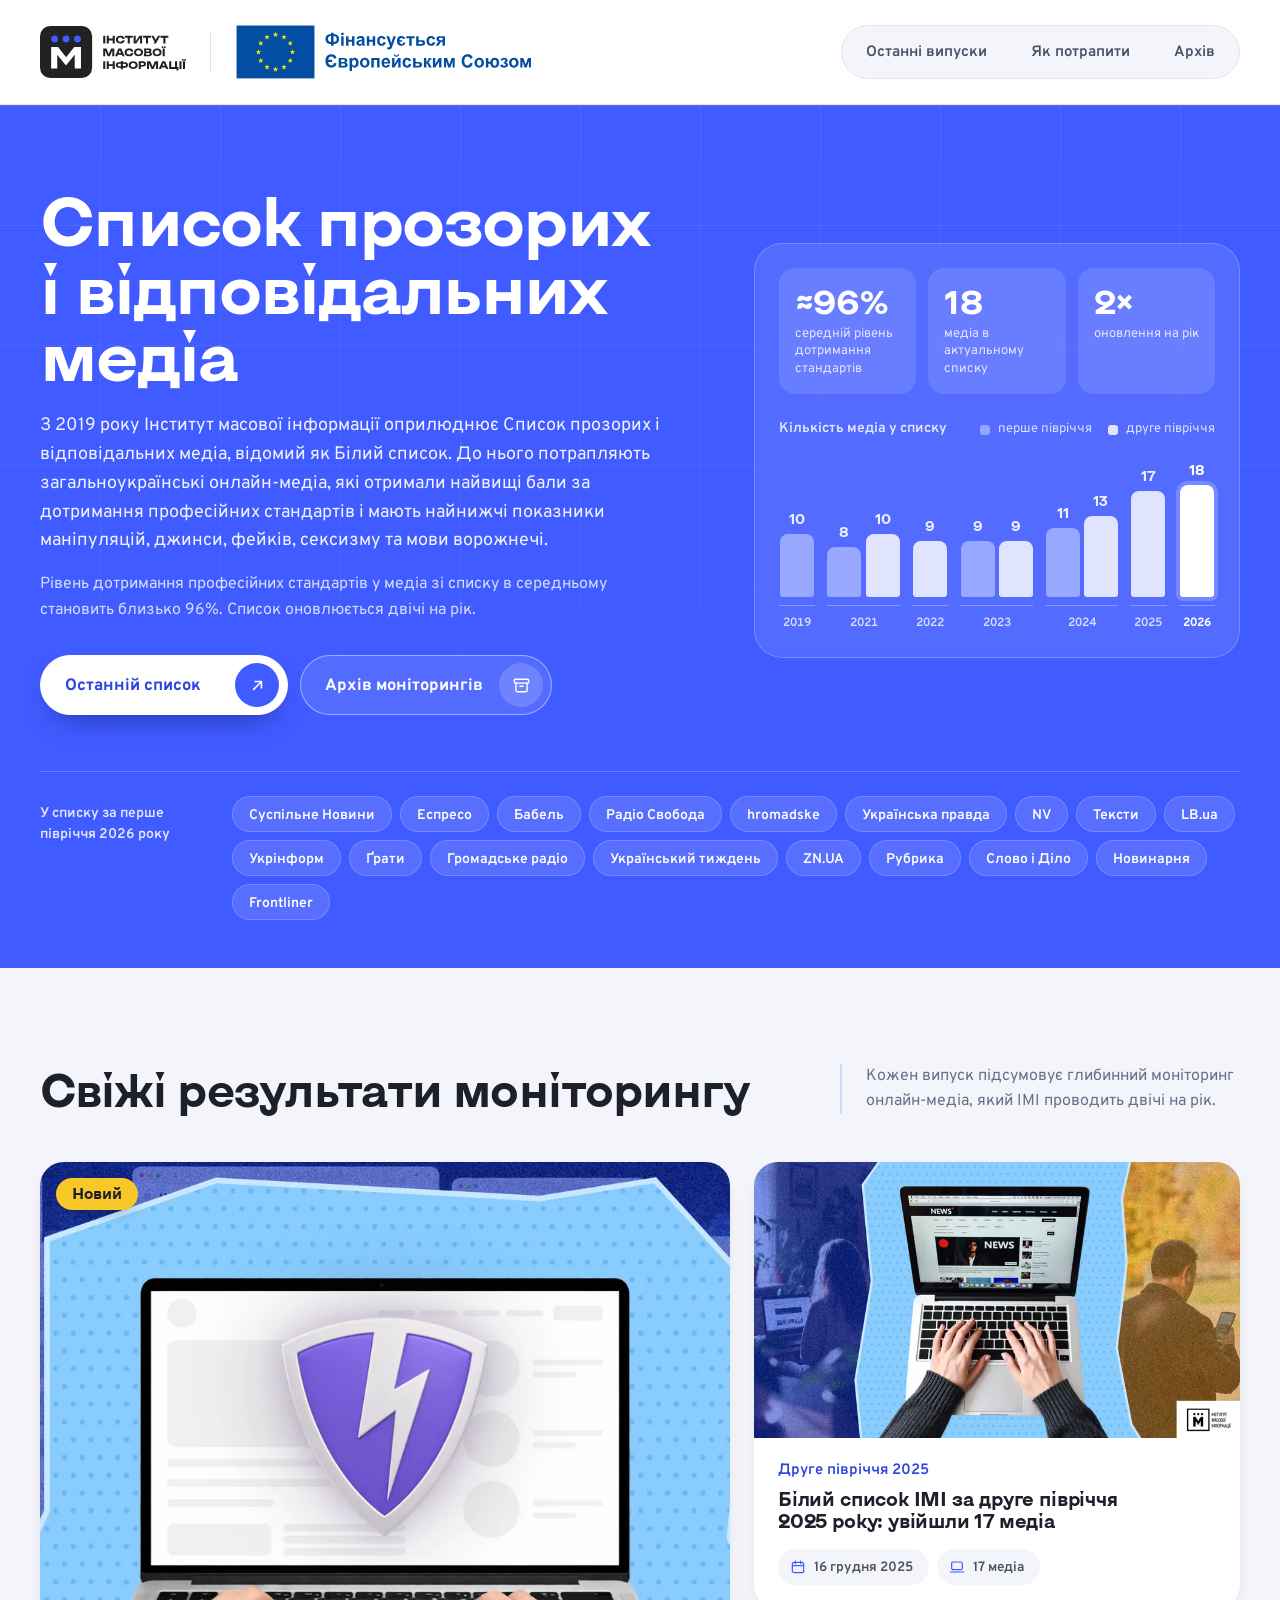
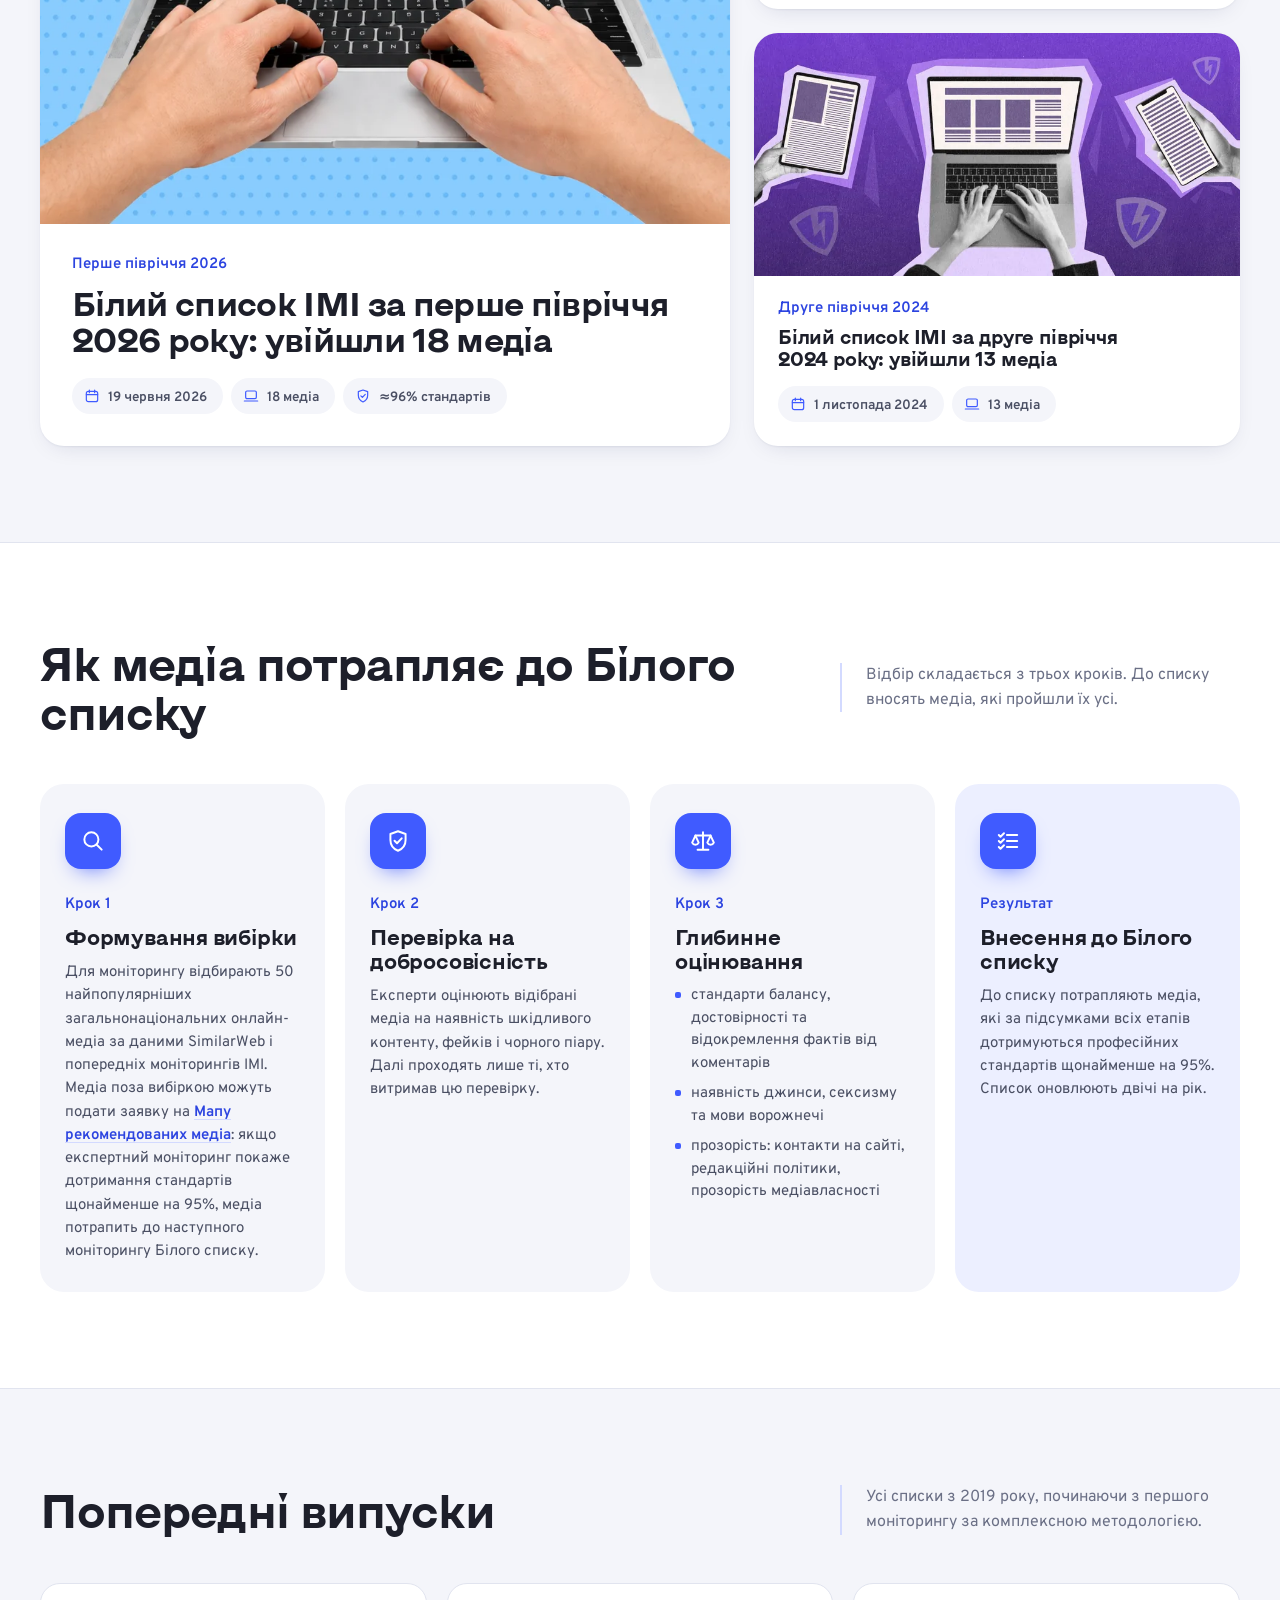
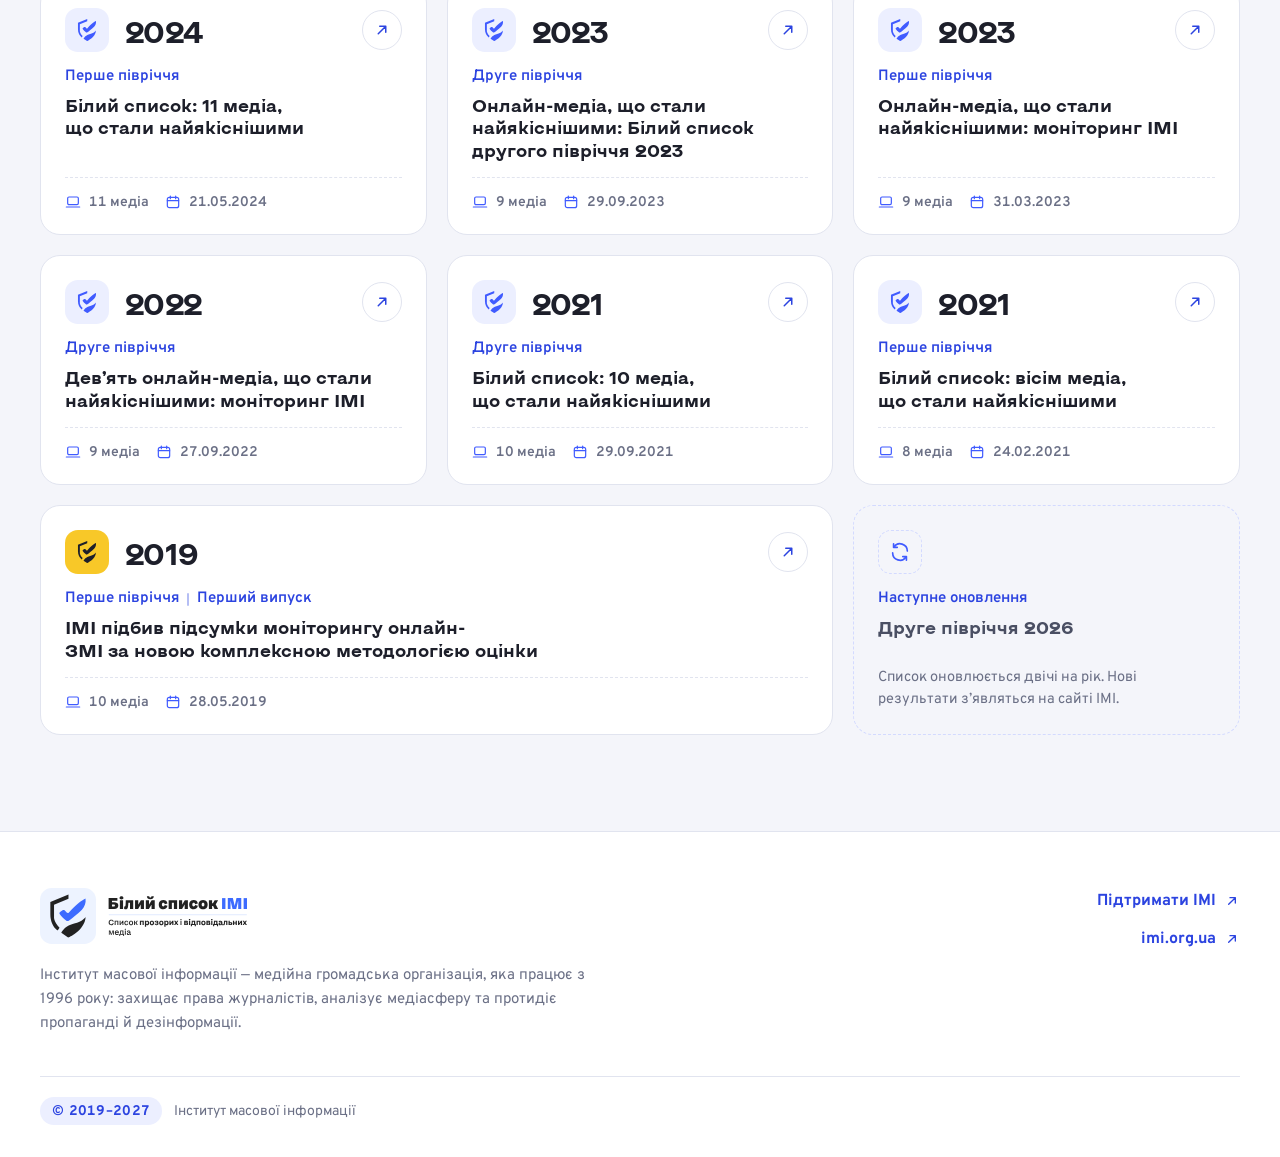
<file: index.html>
<!doctype html>
<html lang="uk">
<head>
<meta charset="utf-8">
<meta name="viewport" content="width=device-width, initial-scale=1">
<title>Білий список ІМІ — Список прозорих і відповідальних медіа</title>
<meta name="description" content="Білий список Інституту масової інформації: загальноукраїнські онлайн-медіа з найвищим рівнем дотримання професійних стандартів. Оновлюється двічі на рік, з 2019 року.">
<meta property="og:title" content="Білий список ІМІ — Список прозорих і відповідальних медіа">
<meta property="og:description" content="Онлайн-медіа з найвищим рівнем дотримання професійних стандартів за моніторингами ІМІ. Архів усіх випусків з 2019 року.">
<meta property="og:image" content="https://tomasmikkelson-arch.github.io/white/assets/og-image.jpg?v=3">
<meta property="og:image:width" content="2400">
<meta property="og:image:height" content="1260">
<meta property="og:image:alt" content="Білий список ІМІ — Список прозорих і відповідальних медіа">
<meta property="og:type" content="website">
<meta property="og:url" content="https://tomasmikkelson-arch.github.io/white/">
<meta property="og:site_name" content="Інститут масової інформації">
<meta property="og:locale" content="uk_UA">
<meta name="twitter:card" content="summary_large_image">
<meta name="twitter:image" content="https://tomasmikkelson-arch.github.io/white/assets/og-image.jpg?v=3">
<meta name="theme-color" content="#405BFF">
<link rel="icon" href="assets/wl-icon.svg" type="image/svg+xml">
<link rel="apple-touch-icon" href="assets/apple-touch-icon.png">
<link rel="preload" href="assets/fonts/KyivTypeSans-Bold.woff2" as="font" type="font/woff2" crossorigin>
<link rel="stylesheet" href="assets/style.css?v=202611241430">
</head>
<body>

<!-- ───────── іконки ───────── -->
<svg width="0" height="0" style="position:absolute" aria-hidden="true">
  <symbol id="i-arrow" viewBox="0 0 24 24"><path d="M7 17 17 7M9 7h8v8" fill="none" stroke="currentColor" stroke-width="2" stroke-linecap="round" stroke-linejoin="round"/></symbol>
  <symbol id="i-cal" viewBox="0 0 24 24"><g fill="none" stroke="currentColor" stroke-width="1.8" stroke-linecap="round" stroke-linejoin="round"><rect x="3.5" y="5" width="17" height="15.5" rx="3"/><path d="M3.5 10h17M8 3v4M16 3v4"/></g></symbol>
  <symbol id="i-media" viewBox="0 0 24 24"><g fill="none" stroke="currentColor" stroke-width="1.8" stroke-linecap="round" stroke-linejoin="round"><rect x="4" y="4.5" width="16" height="11.5" rx="2"/><path d="M2 19.5h20"/></g></symbol>
  <symbol id="i-check" viewBox="0 0 24 24"><g fill="none" stroke="currentColor" stroke-width="1.8" stroke-linecap="round" stroke-linejoin="round"><path d="M12 3 5 5.5V11c0 4.6 2.9 8.3 7 10 4.1-1.7 7-5.4 7-10V5.5L12 3Z"/><path d="m8.8 11.8 2.3 2.3 4.3-4.6"/></g></symbol>
  <symbol id="i-search" viewBox="0 0 24 24"><g fill="none" stroke="currentColor" stroke-width="1.8" stroke-linecap="round" stroke-linejoin="round"><circle cx="10.5" cy="10.5" r="6.5"/><path d="m20 20-4.8-4.8"/></g></symbol>
  <symbol id="i-scale" viewBox="0 0 24 24"><g fill="none" stroke="currentColor" stroke-width="1.8" stroke-linecap="round" stroke-linejoin="round"><path d="M12 4v16M7 20h10M5 7h14M12 4.5 12 7"/><path d="m5 7-3 6.5a3.3 3.3 0 0 0 6 0L5 7ZM19 7l-3 6.5a3.3 3.3 0 0 0 6 0L19 7Z"/></g></symbol>
  <symbol id="i-eye" viewBox="0 0 24 24"><g fill="none" stroke="currentColor" stroke-width="1.8" stroke-linecap="round" stroke-linejoin="round"><path d="M2.5 12S6 5.5 12 5.5 21.5 12 21.5 12 18 18.5 12 18.5 2.5 12 2.5 12Z"/><circle cx="12" cy="12" r="3"/></g></symbol>
  <symbol id="i-refresh" viewBox="0 0 24 24"><g fill="none" stroke="currentColor" stroke-width="1.8" stroke-linecap="round" stroke-linejoin="round"><path d="M20 11a8 8 0 0 0-14.6-4.5M4 13a8 8 0 0 0 14.6 4.5"/><path d="M5 3v4h4M19 21v-4h-4"/></g></symbol>
  <symbol id="i-archive" viewBox="0 0 24 24"><g fill="none" stroke="currentColor" stroke-width="1.8" stroke-linecap="round" stroke-linejoin="round"><rect x="3" y="4" width="18" height="5" rx="1.5"/><path d="M5 9v9a2 2 0 0 0 2 2h10a2 2 0 0 0 2-2V9M10 13h4"/></g></symbol>
  <symbol id="i-wl" viewBox="-51.5 0 575.16 575.16"><g fill="currentColor"><path d="M242.4,0v56.11L49.32,136.44v167.97s-4.23,62.01,73.28,139.52l-24.66,36.64s-39.64-17.44-71.05-85.61C8.75,355.55,0,312.48,0,269.1V99.35L242.4,0Z"/><path d="M472.11,299.47s-40.16,62.71-153.61,89.49c-113.45,26.78-157.98,93.87-172.07,124.17l91.3,62.03s218.88-88.96,234.38-275.69Z"/><path d="M469.57,52.41s-101.96,47.91-221.41,187.18c-7.58,8.84-21.07,9.43-29.53,1.43l-28.35-28.8c-7.29-6.89-18.38-7.79-26.69-2.17l-34.06,22.99c-8.72,5.9-10.98,17.81-4.99,26.46,16.35,23.62,50.11,62.16,89.74,90.55,9.59,6.87,22.56,6.65,31.95-.5,32.81-24.95,112.78-81.66,175.76-146.49,37.45-38.55,56.06-92.11,48.41-145.3-.25-1.77-.53-3.55-.84-5.35Z"/></g></symbol>
  <symbol id="i-listcheck" viewBox="0 0 24 24"><g fill="none" stroke="currentColor" stroke-width="1.8" stroke-linecap="round" stroke-linejoin="round"><path d="M11 6.5h9.5M11 12h9.5M11 17.5h9.5"/><path d="m3.5 6.5 1.6 1.6L8.3 4.9M3.5 12l1.6 1.6 3.2-3.2M3.5 17.5l1.6 1.6 3.2-3.2"/></g></symbol>
  <symbol id="i-flag" viewBox="0 0 24 24"><g fill="none" stroke="currentColor" stroke-width="1.8" stroke-linecap="round" stroke-linejoin="round"><path d="M6.5 20.5v-17M6.5 3.5h11l-2.5 4.25 2.5 4.25h-11"/></g></symbol>
</svg>

<!-- ───────── шапка ───────── -->
<header class="topbar">
  <div class="wrap topbar__in">
    <div class="brand-row">
      <a class="brand" href="https://imi.org.ua/" target="_blank" rel="noopener">
        <img class="logo-imi" src="assets/imi-logo.svg" alt="Інститут масової інформації" width="141" height="50">
      </a>
      <span class="brand__sep" aria-hidden="true"></span>
      <img class="logo-eu" src="assets/eu-logo.svg" alt="Фінансується Європейським Союзом" width="296" height="55">
    </div>
    <nav class="topnav" aria-label="Розділи">
      <span class="topnav__pill" aria-hidden="true"></span>
      <a href="#latest"><span>Останні випуски</span></a>
      <a href="#method"><span>Як потрапити</span></a>
      <a href="#archive"><span>Архів</span></a>
    </nav>
  </div>
</header>

<main>

<!-- ───────── перший екран ───────── -->
<section class="hero">
  <div class="hero__grid" aria-hidden="true"></div>

  <div class="wrap hero__in">
    <div class="hero__text">
      <h1>Список прозорих і&nbsp;відповідальних медіа</h1>
      <p class="hero__lead">З 2019 року Інститут масової інформації оприлюднює Список прозорих і відповідальних медіа, відомий як Білий список. До нього потрапляють загальноукраїнські онлайн-медіа, які отримали найвищі бали за дотримання професійних стандартів і мають найнижчі показники маніпуляцій, джинси, фейків, сексизму та мови ворожнечі.</p>
      <p class="hero__lead hero__lead--sm">Рівень дотримання професійних стандартів у медіа зі списку в середньому становить близько 96%. Список оновлюється двічі на рік.</p>
      <div class="hero__cta">
        <a class="btn btn--light" href="#latest"><span>Останній список</span><i class="btn__ico"><svg><use href="#i-arrow"/></svg></i></a>
        <a class="btn btn--ghost" href="#archive"><span>Архів моніторингів</span><i class="btn__ico"><svg><use href="#i-archive"/></svg></i></a>
      </div>
    </div>

    <aside class="stats" aria-label="Білий список у цифрах">
      <div class="stats__row">
        <div class="stat"><b>≈96%</b><span>середній рівень дотримання стандартів</span></div>
        <div class="stat"><b>18</b><span>медіа в актуальному списку</span></div>
        <div class="stat"><b>2×</b><span>оновлення на рік</span></div>
      </div>
      <div class="chart">
        <div class="chart__head">
          <p class="chart__cap">Кількість медіа у списку</p>
          <ul class="legend"><li><i class="sw sw--h1"></i>перше півріччя</li><li><i class="sw sw--h2"></i>друге півріччя</li></ul>
        </div>
        <ol class="years">
          <li style="--n:1"><div class="yr__bars"><span class="bar bar--h1" style="--v:10" tabindex="0" aria-label="Перше півріччя 2019: 10 медіа"><b>10</b><i></i><em class="tip">Перше півріччя 2019</em></span></div><span class="yr__l"><span class="yr__full">2019</span><span class="yr__short">’19</span></span></li>
          <li style="--n:2"><div class="yr__bars"><span class="bar bar--h1" style="--v:8" tabindex="0" aria-label="Перше півріччя 2021: 8 медіа"><b>8</b><i></i><em class="tip">Перше півріччя 2021</em></span><span class="bar bar--h2" style="--v:10" tabindex="0" aria-label="Друге півріччя 2021: 10 медіа"><b>10</b><i></i><em class="tip">Друге півріччя 2021</em></span></div><span class="yr__l"><span class="yr__full">2021</span><span class="yr__short">’21</span></span></li>
          <li style="--n:1"><div class="yr__bars"><span class="bar bar--h2" style="--v:9" tabindex="0" aria-label="Друге півріччя 2022: 9 медіа"><b>9</b><i></i><em class="tip">Друге півріччя 2022</em></span></div><span class="yr__l"><span class="yr__full">2022</span><span class="yr__short">’22</span></span></li>
          <li style="--n:2"><div class="yr__bars"><span class="bar bar--h1" style="--v:9" tabindex="0" aria-label="Перше півріччя 2023: 9 медіа"><b>9</b><i></i><em class="tip">Перше півріччя 2023</em></span><span class="bar bar--h2" style="--v:9" tabindex="0" aria-label="Друге півріччя 2023: 9 медіа"><b>9</b><i></i><em class="tip">Друге півріччя 2023</em></span></div><span class="yr__l"><span class="yr__full">2023</span><span class="yr__short">’23</span></span></li>
          <li style="--n:2"><div class="yr__bars"><span class="bar bar--h1" style="--v:11" tabindex="0" aria-label="Перше півріччя 2024: 11 медіа"><b>11</b><i></i><em class="tip">Перше півріччя 2024</em></span><span class="bar bar--h2" style="--v:13" tabindex="0" aria-label="Друге півріччя 2024: 13 медіа"><b>13</b><i></i><em class="tip">Друге півріччя 2024</em></span></div><span class="yr__l"><span class="yr__full">2024</span><span class="yr__short">’24</span></span></li>
          <li style="--n:1"><div class="yr__bars"><span class="bar bar--h2" style="--v:17" tabindex="0" aria-label="Друге півріччя 2025: 17 медіа"><b>17</b><i></i><em class="tip">Друге півріччя 2025</em></span></div><span class="yr__l"><span class="yr__full">2025</span><span class="yr__short">’25</span></span></li>
          <li style="--n:1"><div class="yr__bars"><span class="bar bar--h1 is-now" style="--v:18" tabindex="0" aria-label="Перше півріччя 2026: 18 медіа"><b>18</b><i></i><em class="tip">Перше півріччя 2026</em></span></div><span class="yr__l"><span class="yr__full">2026</span><span class="yr__short">’26</span></span></li>
        </ol>
      </div>
    </aside>
  </div>

  <div class="wrap">
    <div class="roster">
      <p class="roster__cap">У списку за перше півріччя 2026 року</p>
      <ul class="roster__list">
        <li>Суспільне Новини</li><li>Еспресо</li><li>Бабель</li><li>Радіо Свобода</li><li>hromadske</li><li>Українська правда</li><li>NV</li><li>Тексти</li><li>LB.ua</li><li>Укрінформ</li><li>Ґрати</li><li>Громадське радіо</li><li>Український тиждень</li><li>ZN.UA</li><li>Рубрика</li><li>Слово і Діло</li><li>Новинарня</li><li>Frontliner</li>
      </ul>
    </div>
  </div>
</section>

<!-- ───────── останні випуски ───────── -->
<section class="section" id="latest">
  <div class="wrap">
    <div class="sec-head">
      <h2>Свіжі результати моніторингу</h2>
      <p class="sec-head__note">Кожен випуск підсумовує глибинний моніторинг онлайн-медіа, який ІМІ проводить двічі на рік.</p>
    </div>

    <div class="featured">
      <!-- головна картка -->
      <article class="card card--xl reveal">
        <a class="card__cover" href="https://imi.org.ua/monitorings/bilyj-spysok-imi-za-pershe-pivrichchya-2026-roku-uvijshly-18-media" target="_blank" rel="noopener" tabindex="-1" aria-hidden="true">
          <img src="assets/img/cover-2026-1.webp" srcset="assets/img/cover-2026-1-800.webp 800w, assets/img/cover-2026-1.webp 1600w, assets/img/cover-2026-1-2560.webp 2560w" sizes="(max-width: 900px) 100vw, 1020px" alt="" width="1600" height="908" fetchpriority="high">
          <span class="badge badge--new">Новий</span>
          <span class="card__go"><svg><use href="#i-arrow"/></svg></span>
        </a>
        <div class="card__body">
          <p class="card__period">Перше півріччя 2026</p>
          <h3 class="card__title"><a href="https://imi.org.ua/monitorings/bilyj-spysok-imi-za-pershe-pivrichchya-2026-roku-uvijshly-18-media" target="_blank" rel="noopener">Білий список ІМІ за перше півріччя 2026 року: увійшли 18 медіа</a></h3>
          <ul class="meta">
            <li><svg><use href="#i-cal"/></svg><span>19 червня 2026</span></li>
            <li><svg><use href="#i-media"/></svg><span>18 медіа</span></li>
            <li><svg><use href="#i-check"/></svg><span>≈96% стандартів</span></li>
          </ul>
        </div>
      </article>

      <div class="featured__side">
        <article class="card card--md reveal">
          <a class="card__cover" href="https://imi.org.ua/monitorings/bilyj-spysok-imi-za-druge-pivrichchya-2025-roku-uvijshly-17-media" target="_blank" rel="noopener" tabindex="-1" aria-hidden="true">
            <img src="assets/img/cover-2025-2-800.webp" srcset="assets/img/cover-2025-2-800.webp 800w, assets/img/cover-2025-2.webp 1600w" sizes="(max-width: 900px) 100vw, 480px" alt="" width="800" height="454" loading="lazy">
            <span class="card__go"><svg><use href="#i-arrow"/></svg></span>
          </a>
          <div class="card__body">
            <p class="card__period">Друге півріччя 2025</p>
            <h3 class="card__title"><a href="https://imi.org.ua/monitorings/bilyj-spysok-imi-za-druge-pivrichchya-2025-roku-uvijshly-17-media" target="_blank" rel="noopener">Білий список ІМІ за друге півріччя 2025 року: увійшли 17 медіа</a></h3>
            <ul class="meta">
              <li><svg><use href="#i-cal"/></svg><span>16 грудня 2025</span></li>
              <li><svg><use href="#i-media"/></svg><span>17 медіа</span></li>
            </ul>
          </div>
        </article>

        <article class="card card--md reveal">
          <a class="card__cover" href="https://imi.org.ua/monitorings/bilyj-spysok-imi-za-druge-pivrichchya-2024-roku-uvishly-13-media-i64640" target="_blank" rel="noopener" tabindex="-1" aria-hidden="true">
            <img src="assets/img/cover-2024-2-800.webp" srcset="assets/img/cover-2024-2-800.webp 800w, assets/img/cover-2024-2.webp 1400w" sizes="(max-width: 900px) 100vw, 480px" alt="" width="800" height="400" loading="lazy">
            <span class="card__go"><svg><use href="#i-arrow"/></svg></span>
          </a>
          <div class="card__body">
            <p class="card__period">Друге півріччя 2024</p>
            <h3 class="card__title"><a href="https://imi.org.ua/monitorings/bilyj-spysok-imi-za-druge-pivrichchya-2024-roku-uvishly-13-media-i64640" target="_blank" rel="noopener">Білий список ІМІ за друге півріччя 2024 року: увійшли 13 медіа</a></h3>
            <ul class="meta">
              <li><svg><use href="#i-cal"/></svg><span>1 листопада 2024</span></li>
              <li><svg><use href="#i-media"/></svg><span>13 медіа</span></li>
            </ul>
          </div>
        </article>
      </div>
    </div>
  </div>
</section>

<!-- ───────── методологія ───────── -->
<section class="section section--tint" id="method">
  <div class="wrap">
    <div class="sec-head">
      <h2>Як медіа потрапляє до Білого списку</h2>
      <p class="sec-head__note">Відбір складається з трьох кроків. До списку вносять медіа, які пройшли їх усі.</p>
    </div>
    <div class="steps">
      <div class="step reveal">
        <span class="step__ico"><svg><use href="#i-search"/></svg></span>
        <p class="step__n">Крок 1</p>
        <h3>Формування вибірки</h3>
        <p>Для моніторингу відбирають 50 найпопулярніших загальнонаціональних онлайн-медіа за даними SimilarWeb і попередніх моніторингів ІМІ. Медіа поза вибіркою можуть подати заявку на <a href="https://map.detector.media/" target="_blank" rel="noopener">Мапу рекомендованих медіа</a>: якщо експертний моніторинг покаже дотримання стандартів щонайменше на 95%, медіа потрапить до наступного моніторингу Білого списку.</p>
      </div>
      <div class="step reveal">
        <span class="step__ico"><svg><use href="#i-check"/></svg></span>
        <p class="step__n">Крок 2</p>
        <h3>Перевірка на добросовісність</h3>
        <p>Експерти оцінюють відібрані медіа на наявність шкідливого контенту, фейків і чорного піару. Далі проходять лише ті, хто витримав цю перевірку.</p>
      </div>
      <div class="step reveal">
        <span class="step__ico"><svg><use href="#i-scale"/></svg></span>
        <p class="step__n">Крок 3</p>
        <h3>Глибинне оцінювання</h3>
        <ul class="step__list">
          <li>стандарти балансу, достовірності та відокремлення фактів від коментарів</li>
          <li>наявність джинси, сексизму та мови ворожнечі</li>
          <li>прозорість: контакти на сайті, редакційні політики, прозорість медіавласності</li>
        </ul>
      </div>
      <div class="step step--final reveal">
        <span class="step__ico"><svg><use href="#i-listcheck"/></svg></span>
        <p class="step__n">Результат</p>
        <h3>Внесення до Білого списку</h3>
        <p>До списку потрапляють медіа, які за підсумками всіх етапів дотримуються професійних стандартів щонайменше на 95%. Список оновлюють двічі на рік.</p>
      </div>
    </div>
  </div>
</section>

<!-- ───────── архів ───────── -->
<section class="section" id="archive">
  <div class="wrap">
    <div class="sec-head">
      <h2>Попередні випуски</h2>
      <p class="sec-head__note">Усі списки з 2019 року, починаючи з першого моніторингу за комплексною методологією.</p>
    </div>

    <div class="archive">
      <a class="tile reveal" href="https://imi.org.ua/monitorings/bilyj-spysok-11-media-shho-staly-najyakisnishymy-i61483" target="_blank" rel="noopener">
        <span class="tile__top"><span class="tile__ico"><svg><use href="#i-wl"/></svg></span><span class="tile__year">2024</span><span class="tile__go"><svg><use href="#i-arrow"/></svg></span></span>
        <span class="tile__period">Перше півріччя</span>
        <span class="tile__title">Білий список: 11 медіа, що стали найякіснішими</span>
        <span class="tile__meta"><span><svg><use href="#i-media"/></svg><span class="t">11 медіа</span></span><span><svg><use href="#i-cal"/></svg><span class="t">21.05.2024</span></span></span>
      </a>
      <a class="tile reveal" href="https://imi.org.ua/monitorings/onlajn-media-shho-staly-najyakisnishymy-bilyj-spysok-drugogo-pivrichchya-2023-i55817" target="_blank" rel="noopener">
        <span class="tile__top"><span class="tile__ico"><svg><use href="#i-wl"/></svg></span><span class="tile__year">2023</span><span class="tile__go"><svg><use href="#i-arrow"/></svg></span></span>
        <span class="tile__period">Друге півріччя</span>
        <span class="tile__title">Онлайн-медіа, що стали найякіснішими: Білий список другого півріччя 2023</span>
        <span class="tile__meta"><span><svg><use href="#i-media"/></svg><span class="t">9 медіа</span></span><span><svg><use href="#i-cal"/></svg><span class="t">29.09.2023</span></span></span>
      </a>
      <a class="tile reveal" href="https://imi.org.ua/monitorings/onlajn-media-shho-staly-najyakisnishymy-monitoryng-imi-i51820" target="_blank" rel="noopener">
        <span class="tile__top"><span class="tile__ico"><svg><use href="#i-wl"/></svg></span><span class="tile__year">2023</span><span class="tile__go"><svg><use href="#i-arrow"/></svg></span></span>
        <span class="tile__period">Перше півріччя</span>
        <span class="tile__title">Онлайн-медіа, що стали найякіснішими: моніторинг ІМІ</span>
        <span class="tile__meta"><span><svg><use href="#i-media"/></svg><span class="t">9 медіа</span></span><span><svg><use href="#i-cal"/></svg><span class="t">31.03.2023</span></span></span>
      </a>
      <a class="tile reveal" href="https://imi.org.ua/monitorings/dev-yat-onlajn-media-shho-staly-najyakisnishymy-monitoryng-imi-i47998" target="_blank" rel="noopener">
        <span class="tile__top"><span class="tile__ico"><svg><use href="#i-wl"/></svg></span><span class="tile__year">2022</span><span class="tile__go"><svg><use href="#i-arrow"/></svg></span></span>
        <span class="tile__period">Друге півріччя</span>
        <span class="tile__title">Дев’ять онлайн-медіа, що стали найякіснішими: моніторинг ІМІ</span>
        <span class="tile__meta"><span><svg><use href="#i-media"/></svg><span class="t">9 медіа</span></span><span><svg><use href="#i-cal"/></svg><span class="t">27.09.2022</span></span></span>
      </a>
      <a class="tile reveal" href="https://imi.org.ua/monitorings/bilyj-spysok-10-media-shho-staly-najyakisnishymy-i41541" target="_blank" rel="noopener">
        <span class="tile__top"><span class="tile__ico"><svg><use href="#i-wl"/></svg></span><span class="tile__year">2021</span><span class="tile__go"><svg><use href="#i-arrow"/></svg></span></span>
        <span class="tile__period">Друге півріччя</span>
        <span class="tile__title">Білий список: 10 медіа, що стали найякіснішими</span>
        <span class="tile__meta"><span><svg><use href="#i-media"/></svg><span class="t">10 медіа</span></span><span><svg><use href="#i-cal"/></svg><span class="t">29.09.2021</span></span></span>
      </a>
      <a class="tile reveal" href="https://imi.org.ua/news/bilyj-spysok-visim-media-shho-staly-najyakisnishymy-i37769" target="_blank" rel="noopener">
        <span class="tile__top"><span class="tile__ico"><svg><use href="#i-wl"/></svg></span><span class="tile__year">2021</span><span class="tile__go"><svg><use href="#i-arrow"/></svg></span></span>
        <span class="tile__period">Перше півріччя</span>
        <span class="tile__title">Білий список: вісім медіа, що стали найякіснішими</span>
        <span class="tile__meta"><span><svg><use href="#i-media"/></svg><span class="t">8 медіа</span></span><span><svg><use href="#i-cal"/></svg><span class="t">24.02.2021</span></span></span>
      </a>
      <a class="tile tile--wide reveal" href="https://imi.org.ua/monitorings/imi-pidbyv-pidsumky-monitoryngu-onlajn-zmi-za-novoyu-kompleksnoyu-metodologiyeyu-otsinky-i65012" target="_blank" rel="noopener">
        <span class="tile__top"><span class="tile__ico tile__ico--first"><svg><use href="#i-wl"/></svg></span><span class="tile__year">2019</span><span class="tile__go"><svg><use href="#i-arrow"/></svg></span></span>
        <span class="tile__period">Перше півріччя<i class="sep" aria-hidden="true"></i>Перший випуск</span>
        <span class="tile__title">ІМІ підбив підсумки моніторингу онлайн-ЗМІ за новою комплексною методологією оцінки</span>
        <span class="tile__meta"><span><svg><use href="#i-media"/></svg><span class="t">10 медіа</span></span><span><svg><use href="#i-cal"/></svg><span class="t">28.05.2019</span></span></span>
      </a>
      <div class="tile tile--next reveal">
        <span class="tile__top"><span class="tile__ico"><svg><use href="#i-refresh"/></svg></span></span>
        <span class="tile__period">Наступне оновлення</span>
        <span class="tile__title">Друге півріччя 2026</span>
        <span class="tile__note">Список оновлюється двічі на рік. Нові результати з’являться на сайті ІМІ.</span>
      </div>
    </div>
  </div>
</section>

</main>

<!-- ───────── підвал ───────── -->
<footer class="footer">
  <div class="wrap footer__in">
    <div class="footer__brand">
      <div class="footer__logos">
        <img src="assets/wl-logo-full.svg" alt="Білий список ІМІ. Список прозорих і відповідальних медіа" width="207" height="56">
      </div>
      <p>Інститут масової інформації — медійна громадська організація, яка працює з 1996 року: захищає права журналістів, аналізує медіасферу та протидіє пропаганді й дезінформації.</p>
    </div>
    <div class="footer__links">
      <a href="https://imi.org.ua/donate" target="_blank" rel="noopener"><span>Підтримати ІМІ</span><svg><use href="#i-arrow"/></svg></a>
      <a href="https://imi.org.ua/" target="_blank" rel="noopener"><span>imi.org.ua</span><svg><use href="#i-arrow"/></svg></a>
    </div>
  </div>
  <div class="wrap footer__bottom"><span class="footer__years">© 2019–2027</span><span>Інститут масової інформації</span></div>
</footer>

<script src="assets/app.js?v=202611241430" defer></script>
</body>
</html>
</file>
<file: assets/style.css>
@font-face { font-family: "KyivType Sans"; src: url("fonts/KyivTypeSans-Medium.woff2") format("woff2"); font-weight: 500; font-style: normal; font-display: swap; }
@font-face { font-family: "KyivType Sans"; src: url("fonts/KyivTypeSans-Bold.woff2") format("woff2"); font-weight: 700; font-style: normal; font-display: swap; }

@font-face { font-family: "Overpass"; src: url("fonts/overpass-cyrillic-400-normal.woff2") format("woff2"); font-weight: 400; font-display: swap; unicode-range: U+0301,U+0400-045F,U+0490-0491,U+04B0-04B1,U+2116; }
@font-face { font-family: "Overpass"; src: url("fonts/overpass-latin-400-normal.woff2") format("woff2"); font-weight: 400; font-display: swap; unicode-range: U+0000-00FF,U+0131,U+0152-0153,U+02BB-02BC,U+02C6,U+02DA,U+02DC,U+0304,U+0308,U+0329,U+2000-206F,U+20AC,U+2122,U+2191,U+2193,U+2212,U+2215,U+FEFF,U+FFFD; }
@font-face { font-family: "Overpass"; src: url("fonts/overpass-cyrillic-500-normal.woff2") format("woff2"); font-weight: 500; font-display: swap; unicode-range: U+0301,U+0400-045F,U+0490-0491,U+04B0-04B1,U+2116; }
@font-face { font-family: "Overpass"; src: url("fonts/overpass-latin-500-normal.woff2") format("woff2"); font-weight: 500; font-display: swap; unicode-range: U+0000-00FF,U+0131,U+0152-0153,U+02BB-02BC,U+02C6,U+02DA,U+02DC,U+0304,U+0308,U+0329,U+2000-206F,U+20AC,U+2122,U+2191,U+2193,U+2212,U+2215,U+FEFF,U+FFFD; }
@font-face { font-family: "Overpass"; src: url("fonts/overpass-cyrillic-600-normal.woff2") format("woff2"); font-weight: 600; font-display: swap; unicode-range: U+0301,U+0400-045F,U+0490-0491,U+04B0-04B1,U+2116; }
@font-face { font-family: "Overpass"; src: url("fonts/overpass-latin-600-normal.woff2") format("woff2"); font-weight: 600; font-display: swap; unicode-range: U+0000-00FF,U+0131,U+0152-0153,U+02BB-02BC,U+02C6,U+02DA,U+02DC,U+0304,U+0308,U+0329,U+2000-206F,U+20AC,U+2122,U+2191,U+2193,U+2212,U+2215,U+FEFF,U+FFFD; }
@font-face { font-family: "Overpass"; src: url("fonts/overpass-cyrillic-700-normal.woff2") format("woff2"); font-weight: 700; font-display: swap; unicode-range: U+0301,U+0400-045F,U+0490-0491,U+04B0-04B1,U+2116; }
@font-face { font-family: "Overpass"; src: url("fonts/overpass-latin-700-normal.woff2") format("woff2"); font-weight: 700; font-display: swap; unicode-range: U+0000-00FF,U+0131,U+0152-0153,U+02BB-02BC,U+02C6,U+02DA,U+02DC,U+0304,U+0308,U+0329,U+2000-206F,U+20AC,U+2122,U+2191,U+2193,U+2212,U+2215,U+FEFF,U+FFFD; }


:root {
  --blue: #405BFF;
  --blue-ink: #2C44E0;
  --blue-deep: #1F33B8;
  --blue-30: #D3DAFF;
  --blue-10: #ECEFFF;
  --ink: #1D1F2A;
  --ink-2: #4A4F63;
  --muted: #6B7086;
  --line: #E1E4EF;
  --paper: #F4F5FA;
  --card: #FFFFFF;
  --yellow: #F8C828;
  --display: "KyivType Sans", "Overpass", "Segoe UI", sans-serif;
  --text: "Overpass", "Segoe UI", system-ui, sans-serif;
  --r: 24px;
  --shadow: 0 1px 2px rgba(20, 28, 80, .06), 0 8px 24px -12px rgba(20, 28, 80, .18);
  --shadow-hi: 0 2px 4px rgba(20, 28, 80, .06), 0 24px 48px -16px rgba(40, 60, 200, .32);
  --ease: cubic-bezier(.2, .7, .2, 1);
  /* У Overpass цифри й великі літери сидять трохи вище центру рядка.
     Цей зсув опускає текст, щоб він стояв точно по центру іконки та плашки. */
  --nudge: .09em;
  --header: 104px;
}

* { box-sizing: border-box; }
html { scroll-behavior: smooth; scroll-padding-top: calc(var(--header) + 12px); }
html, body { margin: 0; }
html { -webkit-text-size-adjust: 100%; text-size-adjust: 100%; }
body { overflow-wrap: break-word; background: var(--paper); color: var(--ink); font: 400 16px/1.6 var(--text); -webkit-font-smoothing: antialiased; text-rendering: optimizeLegibility; }
img { display: block; max-width: 100%; }
a { color: inherit; }
svg { width: 1em; height: 1em; flex: none; }
p { text-wrap: pretty; }
:focus-visible { outline: 3px solid var(--yellow); outline-offset: 3px; border-radius: 8px; }
h1, h2, h3 { font-family: var(--display); font-weight: 700; margin: 0; letter-spacing: -.01em; }

.wrap { width: min(1200px, calc(100% - 40px)); margin: 0 auto; }

/* текст поруч з іконкою — оптично по центру */
.t { display: inline-block; transform: translateY(var(--nudge)); }

/* ───────── шапка ───────── */
.topbar { position: sticky; top: 0; z-index: 40; background: rgba(255,255,255,.97); border-bottom: 1px solid var(--line); transition: box-shadow .25s; }
.topbar.is-scrolled { box-shadow: 0 10px 30px -22px rgba(20,28,80,.55); }
.topbar__in { display: flex; align-items: center; gap: 24px; height: var(--header); }
/* логотипи ІМІ та ЄС однакової висоти: чорний квадрат ІМІ = синій прапор ЄС.
   У SVG прапора є біла рамка (~3% зверху й знизу), тому сам файл трохи вищий і з від'ємним відступом. */
.brand-row { --logo-h: 52px; display: flex; align-items: center; gap: 24px; flex-wrap: nowrap; min-width: 0; }
.brand { display: block; flex: 0 0 auto; text-decoration: none; }
.logo-imi { height: var(--logo-h); width: auto; display: block; }
.logo-eu { height: calc(var(--logo-h) * 200.28 / 189.07); margin-block: calc(var(--logo-h) * -0.03); width: auto; display: block; flex: 0 0 auto; }
.brand__sep { flex: 0 0 1px; width: 1px; height: calc(var(--logo-h) * .8); background: var(--line); }

.topnav { position: relative; margin-left: auto; display: flex; align-items: center; gap: 4px; padding: 4px; border-radius: 99px; background: var(--paper); border: 1px solid var(--line); }
.topnav a { position: relative; z-index: 1; display: inline-flex; align-items: center; height: 44px; padding: 0 20px; border-radius: 99px; text-decoration: none; font-weight: 600; font-size: 15px; color: var(--ink-2); transition: color .25s; }
.topnav a span { transform: translateY(var(--nudge)); }
.topnav a:hover, .topnav a.is-active { color: var(--blue-ink); }
.topnav__pill { position: absolute; z-index: 0; top: 4px; left: 0; height: 44px; width: 0; border-radius: 99px; background: #fff; box-shadow: 0 1px 2px rgba(20,28,80,.08), 0 6px 16px -8px rgba(40,60,200,.45); opacity: 0; transition: transform .35s var(--ease), width .35s var(--ease), opacity .2s; }
.topnav__pill.is-on { opacity: 1; }

/* ───────── перший екран ───────── */
.hero { position: relative; overflow: hidden; background: var(--blue); color: #fff; padding: 80px 0 48px; isolation: isolate; }
.hero__grid { position: absolute; inset: 0; z-index: -1; pointer-events: none;
  background-image: linear-gradient(rgba(255,255,255,.09) 1px, transparent 1px), linear-gradient(90deg, rgba(255,255,255,.09) 1px, transparent 1px);
  background-size: 120px 120px; background-position: center top;
  -webkit-mask-image: linear-gradient(180deg, #000 0%, rgba(0,0,0,.4) 60%, transparent 100%); mask-image: linear-gradient(180deg, #000 0%, rgba(0,0,0,.4) 60%, transparent 100%); }
.hero__in { display: grid; grid-template-columns: minmax(0, 1.15fr) minmax(0, .85fr); gap: 56px; align-items: center; }


.hero h1 { font-size: clamp(40px, 5.4vw, 72px); line-height: .98; letter-spacing: -.025em; margin-bottom: 24px; text-wrap: balance; }
.hero__lead { font-size: 18px; line-height: 1.6; margin: 0 0 16px; max-width: 620px; color: rgba(255,255,255,.92); }
.hero__lead--sm { font-size: 16px; color: rgba(255,255,255,.78); }
.hero__cta { display: flex; flex-wrap: wrap; gap: 12px; margin-top: 32px; }

/* кнопки: однакова висота, однакова рамка, іконка в колі праворуч */
.btn { display: inline-flex; align-items: center; justify-content: space-between; gap: 16px; height: 60px; min-width: 248px; padding: 0 8px 0 24px; border-radius: 99px; border: 1.5px solid transparent; text-decoration: none; font-weight: 700; font-size: 16.5px; line-height: 1; transition: transform .25s var(--ease), background .25s, box-shadow .25s, color .25s, border-color .25s; }
.btn span { transform: translateY(var(--nudge)); }
.btn__ico { display: grid; place-items: center; width: 44px; height: 44px; border-radius: 50%; font-size: 19px; font-style: normal; transition: transform .35s var(--ease), background .25s, color .25s; }
.btn:hover { transform: translateY(-2px); }
.btn:active { transform: translateY(0) scale(.985); }
.btn--light { background: #fff; color: var(--blue-ink); border-color: #fff; box-shadow: 0 14px 30px -16px rgba(10,20,100,.7); }
.btn--light .btn__ico { background: var(--blue); color: #fff; }
.btn--light:hover .btn__ico { transform: rotate(45deg); }
.btn--ghost { background: rgba(255,255,255,.1); color: #fff; border-color: rgba(255,255,255,.45); }
.btn--ghost .btn__ico { background: rgba(255,255,255,.16); color: #fff; }
.btn--ghost:hover { background: rgba(255,255,255,.18); border-color: #fff; }
.btn--ghost:hover .btn__ico { background: #fff; color: var(--blue-ink); }

/* цифри + графік */
.stats { background: rgba(255,255,255,.1); border: 1px solid rgba(255,255,255,.22); border-radius: 28px; padding: 24px; -webkit-backdrop-filter: blur(6px); backdrop-filter: blur(6px); }
.stats__row { display: grid; grid-template-columns: repeat(3, minmax(0, 1fr)); gap: 12px; }
.stat { background: rgba(255,255,255,.12); border-radius: 16px; padding: 16px; }
.stat b { display: block; font: 700 34px/1 var(--display); letter-spacing: -.02em; margin-bottom: 8px; }
.stat span { display: block; font-size: 13px; line-height: 1.35; color: rgba(255,255,255,.8); }

.chart { margin-top: 24px; }
.chart__head { display: flex; justify-content: space-between; align-items: center; gap: 12px; flex-wrap: wrap; margin-bottom: 16px; }
.chart__cap { margin: 0; font-size: 14px; font-weight: 600; color: rgba(255,255,255,.85); }
.legend { list-style: none; margin: 0; padding: 0; display: flex; gap: 16px; font-size: 13px; color: rgba(255,255,255,.8); }
.legend li { display: inline-flex; align-items: center; gap: 8px; }
.sw { width: 10px; height: 10px; border-radius: 3px; }
.sw--h1 { background: rgba(255,255,255,.4); }
.sw--h2 { background: rgba(255,255,255,.82); }

.years { list-style: none; margin: 0; padding: 0; display: flex; gap: 12px; align-items: stretch; height: 176px; }
.years li { flex: var(--n) 1 0; display: flex; flex-direction: column; min-width: 0; }
.yr__bars { flex: 1; display: flex; align-items: flex-end; gap: 4px; padding-bottom: 8px; border-bottom: 1px solid rgba(255,255,255,.3); }
.yr__short { display: none; }
.yr__l { white-space: nowrap; padding-top: 8px; text-align: center; font-size: 12px; font-weight: 600; color: rgba(255,255,255,.78); font-variant-numeric: tabular-nums; }
.years li:last-child .yr__l { color: #fff; font-weight: 700; }
.bar { position: relative; flex: 1; display: flex; flex-direction: column; align-items: center; justify-content: flex-end; gap: 8px; height: 100%; outline: none; cursor: default; }
.bar b { font: 700 14px/1 var(--display); color: rgba(255,255,255,.9); }
.bar i { display: block; width: 100%; max-width: 34px; height: calc(var(--v) / 18 * var(--bh, 112px)); border-radius: 8px 8px 3px 3px; transform-origin: bottom; transition: transform 1s var(--ease), filter .2s; }
.bar--h1 i { background: rgba(255,255,255,.4); }
.bar--h2 i { background: rgba(255,255,255,.82); }
.bar.is-now i { background: #fff; box-shadow: 0 0 0 4px rgba(255,255,255,.2); }
.bar.is-now b { color: #fff; }
.bar:hover i, .bar:focus-visible i { filter: brightness(1.15); }
.tip { position: absolute; bottom: calc(var(--v) / 18 * var(--bh, 112px) + 4px); left: 50%; transform: translate(-50%, 4px); white-space: nowrap; padding: 8px 12px; border-radius: 8px; background: #fff; color: var(--blue-ink); font: 600 12px/1 var(--text); font-style: normal; box-shadow: 0 8px 20px -10px rgba(10,20,100,.6); opacity: 0; pointer-events: none; transition: opacity .2s, transform .2s var(--ease); }
.bar:hover .tip, .bar:focus-visible .tip { opacity: 1; transform: translate(-50%, 0); }
.bar b { transition: opacity .2s; }
.bar:hover b, .bar:focus-visible b { opacity: 0; }
.years li:first-child .tip { left: 0; transform: translate(0, 4px); }
.years li:first-child .bar:hover .tip { transform: translate(0, 0); }
.years li:last-child .tip { left: auto; right: 0; transform: translate(0, 4px); }
.years li:last-child .bar:hover .tip { transform: translate(0, 0); }
.js .bar i { transform: scaleY(0); }
.js .stats.is-in .bar i { transform: scaleY(1); transition-delay: calc(var(--d, 0) * 1ms); }

/* поточний склад */
.roster { margin-top: 56px; padding-top: 24px; border-top: 1px solid rgba(255,255,255,.22); display: flex; gap: 24px; align-items: flex-start; }
.roster__cap { margin: 8px 0 0; flex: none; width: 168px; font-size: 14px; font-weight: 600; color: rgba(255,255,255,.85); line-height: 1.45; }
.roster__list { list-style: none; margin: 0; padding: 0; display: flex; flex-wrap: wrap; gap: 8px; }
.roster__list li { display: inline-flex; align-items: center; height: 36px; padding: 0 16px; border-radius: 99px; background: rgba(255,255,255,.12); border: 1px solid rgba(255,255,255,.18); font-size: 14px; font-weight: 600; line-height: 1; padding-top: calc(var(--nudge) * 2); transition: background .15s, color .15s; }
.roster__list li:hover { background: #fff; color: var(--blue-ink); }

/* ───────── секції ───────── */
.section { padding: 96px 0; }
.section--tint { background: #fff; border-block: 1px solid var(--line); }
.sec-head { display: grid; grid-template-columns: minmax(0, 1fr) minmax(0, 400px); align-items: center; gap: 48px; margin-bottom: 48px; }
.sec-head h2 { font-size: clamp(30px, 3.6vw, 46px); line-height: 1.05; letter-spacing: -.02em; }
.sec-head__note { margin: 0; color: var(--muted); font-size: 16px; line-height: 1.55; padding-left: 24px; border-left: 2px solid var(--blue-30); }

/* ───────── картки з обкладинками ───────── */
.featured { display: grid; grid-template-columns: minmax(0, 1.42fr) minmax(0, 1fr); gap: 24px; }
.featured__side { display: grid; grid-template-rows: auto auto; align-content: start; gap: 24px; }
/* рамка при наведенні — тінню зовні картки, щоб обкладинка не «вилазила» за білий блок */
.card { position: relative; isolation: isolate; display: flex; flex-direction: column; background: var(--card); border-radius: var(--r); overflow: hidden; box-shadow: 0 0 0 0 transparent, var(--shadow); transition: transform .35s var(--ease), box-shadow .35s var(--ease); }
.card:hover { transform: translateY(-4px); box-shadow: 0 0 0 2px var(--blue-30), var(--shadow-hi); }
.card__cover { position: relative; display: block; overflow: hidden; background: var(--blue-10); transform: translateZ(0); }
.card__cover img { width: 100%; height: 100%; object-fit: cover; transition: transform .8s var(--ease); }
.card:hover .card__cover img { transform: scale(1.05); }
.card__cover::after { content: ""; position: absolute; inset: 0; background: linear-gradient(180deg, transparent 50%, rgba(16,24,90,.3)); opacity: 0; transition: opacity .35s; }
.card:hover .card__cover::after { opacity: 1; }
.card__go { position: absolute; z-index: 2; right: 16px; top: 16px; width: 48px; height: 48px; border-radius: 50%; display: grid; place-items: center; background: #fff; color: var(--blue-ink); font-size: 22px; box-shadow: 0 8px 20px -8px rgba(10,20,100,.5); transform: scale(.85); opacity: 0; transition: transform .35s var(--ease), opacity .25s, background .2s, color .2s; }
.card:hover .card__go { transform: scale(1) rotate(45deg); opacity: 1; background: var(--blue); color: #fff; }
.badge { position: absolute; left: 16px; top: 16px; display: inline-flex; align-items: center; height: 32px; padding: 0 16px; border-radius: 99px; font: 700 15px/1 var(--display); }
.badge--new { background: var(--yellow); color: var(--ink); box-shadow: 0 6px 16px -8px rgba(0,0,0,.4); }

.card__body { padding: 24px; display: flex; flex-direction: column; gap: 12px; }
.card__period { margin: 0; color: var(--blue-ink); font-weight: 600; font-size: 15px; line-height: 1.2; }
.card__title { font-size: 22px; line-height: 1.18; text-wrap: balance; }
.card__title a { text-decoration: none; transition: color .3s var(--ease); }
.card:hover .card__title a { color: var(--blue-ink); }
.card__title a::after { content: ""; position: absolute; inset: 0; z-index: 1; }
.card__lead { margin: 0; color: var(--ink-2); font-size: 16px; }

.card--xl .card__cover { flex: 1 1 auto; min-height: 320px; }
.card--xl .card__body { padding: 32px; gap: 12px; }
.card--xl .card__title { font-size: clamp(26px, 2.6vw, 36px); line-height: 1.08; letter-spacing: -.02em; }
.card--md .card__cover { flex: none; }
.card--md .card__cover img { height: auto; }
.card--md .card__body { padding: 24px; gap: 8px; }
.card--md .card__title { font-size: 19px; }

.meta { list-style: none; margin: 8px 0 0; padding: 0; display: flex; flex-wrap: wrap; gap: 8px; }
.meta li { display: inline-flex; align-items: center; gap: 8px; height: 36px; padding: 0 16px 0 12px; border-radius: 99px; background: var(--paper); color: var(--ink-2); font-size: 13.5px; font-weight: 600; line-height: 1; }
.meta svg { font-size: 16px; color: var(--blue); }
.meta li span { transform: translateY(var(--nudge)); }

/* ───────── етапи ───────── */
.steps { display: grid; grid-template-columns: repeat(4, 1fr); gap: 20px; }
.step { position: relative; padding: 28px 24px; border-radius: var(--r); background: var(--paper); border: 1px solid transparent; transition: border-color .25s, background .25s, transform .3s var(--ease), box-shadow .3s; }
.step:hover { background: #fff; border-color: var(--blue-30); box-shadow: var(--shadow); }
.step__ico { display: grid; place-items: center; width: 56px; height: 56px; border-radius: 16px; background: var(--blue); color: #fff; font-size: 26px; margin-bottom: 24px; box-shadow: 0 10px 22px -12px var(--blue); transition: transform .35s var(--ease), box-shadow .35s var(--ease); }
.step:hover .step__ico { transform: scale(1.1); box-shadow: 0 14px 26px -12px var(--blue); }
.step__n { margin: 0 0 8px; color: var(--blue-ink); font-weight: 600; font-size: 15px; }
.step h3 { font-size: 21px; line-height: 1.15; margin-bottom: 12px; }
.step p:last-child { margin: 0; color: var(--ink-2); font-size: 15px; line-height: 1.55; }
.step p a { color: var(--blue-ink); font-weight: 600; text-decoration: underline; text-decoration-color: var(--blue-30); text-underline-offset: 3px; transition: text-decoration-color .2s; }
.step p a:hover { text-decoration-color: currentColor; }
.step__list { margin: 0; padding: 0; list-style: none; display: grid; gap: 8px; color: var(--ink-2); font-size: 15px; line-height: 1.5; }
.step__list li { position: relative; padding-left: 16px; }
.step__list li::before { content: ""; position: absolute; left: 0; top: .47em; width: 6px; height: 6px; border-radius: 2px; background: var(--blue); }
.step--final { background: var(--blue-10); }
.step--final:hover { background: #fff; }

/* ───────── архів ───────── */
.archive { display: grid; grid-template-columns: repeat(3, 1fr); gap: 20px; }
.tile { position: relative; display: flex; flex-direction: column; gap: 8px; padding: 24px; border-radius: 20px; background: #fff; border: 1px solid var(--line); text-decoration: none; color: var(--ink); transition: transform .3s var(--ease), box-shadow .3s var(--ease), border-color .25s; }
a.tile:hover { border-color: var(--blue-30); box-shadow: var(--shadow-hi); }
.tile__top { display: flex; align-items: center; gap: 16px; margin-bottom: 8px; }
.tile__ico { display: grid; place-items: center; width: 44px; height: 44px; border-radius: 13px; background: var(--blue-10); color: var(--blue); font-size: 22px; transition: background .25s, color .25s; }
a.tile:hover .tile__ico { background: var(--blue); color: #fff; }
.tile__year { font: 700 30px/1 var(--display); letter-spacing: -.02em; transform: translateY(.04em); }
.tile__go { margin-left: auto; display: grid; place-items: center; width: 40px; height: 40px; border-radius: 50%; border: 1px solid var(--line); color: var(--blue-ink); font-size: 18px; transition: transform .35s var(--ease), background .2s, color .2s, border-color .2s; }
a.tile:hover .tile__go { background: var(--blue); border-color: var(--blue); color: #fff; transform: rotate(45deg); }
.tile__period { display: inline-flex; align-items: center; gap: 8px; color: var(--blue-ink); font-weight: 600; font-size: 15px; line-height: 1.2; }
.sep { display: inline-block; width: 1.5px; height: 13px; background: currentColor; opacity: .35; border-radius: 1px; }
.tile__title { font: 700 18px/1.25 var(--display); text-wrap: balance; flex: 1; transition: color .25s; }
a.tile:hover .tile__title { color: var(--blue-ink); }
.tile__meta { display: flex; flex-wrap: wrap; gap: 16px; margin-top: 8px; padding-top: 16px; border-top: 1px dashed var(--line); color: var(--muted); font-size: 14px; font-weight: 600; line-height: 1; font-variant-numeric: tabular-nums; }
.tile__meta > span { display: inline-flex; align-items: center; gap: 8px; }
.tile__meta svg { color: var(--blue); font-size: 16px; }
.tile__meta .t { transform: translateY(var(--nudge)); }
.tile--wide { grid-column: span 2; }
.tile__ico--first { background: var(--yellow); color: var(--ink); }
a.tile:hover .tile__ico--first { background: var(--ink); color: var(--yellow); }
.tile--next { background: transparent; border: 1.5px dashed var(--blue-30); color: var(--ink-2); }
.tile--next .tile__ico { background: transparent; border: 1.5px dashed var(--blue-30); }
.tile__note { color: var(--muted); font-size: 14.5px; line-height: 1.5; }

/* ───────── підвал ───────── */
.footer { background: #fff; border-top: 1px solid var(--line); padding: 56px 0 32px; }
.footer__in { display: flex; justify-content: space-between; gap: 40px; align-items: flex-start; }
.footer__brand { max-width: 560px; }
.footer__logos { display: flex; align-items: center; gap: 24px; margin-bottom: 20px; flex-wrap: nowrap; }
.footer__logos img { height: 56px; width: auto; display: block; flex: 0 0 auto; }
.footer__brand p { margin: 0; color: var(--muted); font-size: 15px; }
.footer__links { display: flex; flex-direction: column; gap: 12px; align-items: flex-end; }
.footer__links a { display: inline-flex; align-items: center; gap: 8px; color: var(--blue-ink); font-weight: 700; text-decoration: none; transition: gap .25s var(--ease); }
.footer__links a span { transform: translateY(var(--nudge)); }
.footer__links a:hover { gap: 12px; }
.footer__bottom { margin-top: 40px; padding-top: 20px; border-top: 1px solid var(--line); color: var(--muted); font-size: 14px; display: flex; align-items: center; gap: 12px; }
.footer__bottom > span:last-child { transform: translateY(var(--nudge)); }
.footer__years { display: inline-flex; align-items: center; height: 28px; padding: 0 12px; padding-top: calc(var(--nudge) * 2); border-radius: 99px; background: var(--blue-10); color: var(--blue-ink); font-weight: 700; font-variant-numeric: tabular-nums; letter-spacing: .02em; }

/* ───────── поява при прокрутці ───────── */
.js .reveal { opacity: 0; transform: translateY(18px); transition: opacity .7s var(--ease), transform .7s var(--ease), box-shadow .35s var(--ease), border-color .25s, background .25s; }
.js .reveal.is-in { opacity: 1; transform: none; }
.js .reveal.is-in:hover { transform: translateY(-4px); }

/* ───────── адаптив ───────── */
@media (max-width: 1080px) {
  .hero__in { grid-template-columns: minmax(0, 1fr); gap: 40px; }
  .stats { max-width: 640px; }
  .steps { grid-template-columns: repeat(2, 1fr); }
}
@media (max-width: 900px) {
  :root { --header: 80px; }
  .brand-row { --logo-h: 44px; }
  .topnav { display: none; }
  .featured { grid-template-columns: 1fr; }
  .featured__side { grid-template-rows: none; grid-template-columns: 1fr 1fr; }
  /* на планшеті й телефоні обкладинки показуємо повністю, без обрізання */
  .card--xl .card__cover, .card--md .card__cover { flex: none; aspect-ratio: auto; min-height: 0; }
  .card__cover img { height: auto; }
  .archive { grid-template-columns: repeat(2, 1fr); }
  .sec-head { grid-template-columns: 1fr; gap: 16px; }
  .roster { flex-direction: column; gap: 14px; }
  .roster__cap { margin: 0; width: auto; }
  .footer__in { flex-direction: column; }
  .footer__links { align-items: flex-start; }
}
@media (max-width: 640px) {
  :root { --header: 72px; }
  .brand-row { --logo-h: min(38px, calc((100vw - 64px) / 8.5)); gap: clamp(8px, 3vw, 16px); }
  .wrap { width: calc(100% - 32px); }
  .topbar__in { gap: 16px; }
  .hero { padding: 48px 0 32px; }
  /* заголовок під ширину телефона: «і відповідальних» з нерозривним пробілом має влізти в рядок навіть зі збільшеним системним шрифтом */
  .hero h1 { font-size: clamp(28px, 8.8vw, 40px); }
  .tip { display: none; }
  .bar:hover b, .bar:focus-visible b { opacity: 1; }
  .btn { min-width: 0; }
  .hero__lead { font-size: 17px; }
  .hero__cta { flex-direction: column; }
  .btn { width: 100%; }
  .stats { padding: 16px; border-radius: 20px; }
  /* на телефоні цифри стоять стовпчиком: число зліва, підпис справа, щоб нічого не виходило за екран */
  .stats__row { grid-template-columns: minmax(0, 1fr); gap: 8px; }
  .stat { display: flex; align-items: center; gap: 12px; padding: 12px 16px; }
  .stat b { flex: 0 0 auto; min-width: 88px; margin: 0; font-size: 28px; }
  .stat span { font-size: 13px; }
  .yr__full { display: none; }
  .yr__short { display: inline; }
  .legend { gap: 10px; font-size: 11.5px; }
  .years { gap: 8px; height: 160px; --bh: 88px; }
  .yr__l { font-size: 10.5px; }
  .bar b { font-size: 12px; }
  .section { padding: 64px 0; }
  .featured__side { grid-template-columns: 1fr; }
  .card--xl .card__body { padding: 24px; }
  .steps, .archive { grid-template-columns: 1fr; }
  .tile--wide { grid-column: auto; }
  .card__go { opacity: 1; transform: scale(.9); }
}
@media (prefers-reduced-motion: reduce) {
  html { scroll-behavior: auto; }
  *, *::before, *::after { transition-duration: .01ms !important; animation-duration: .01ms !important; }
  .js .reveal { opacity: 1; transform: none; }
  .js .bar i { transform: none; }
}
/* на сенсорних екранах обкладинка не збільшується при дотику, щоб краї не обрізались */
@media (hover: none) {
  .card:hover .card__cover img { transform: none; }
}
@media (max-width: 640px) {
  .footer__logos { gap: 16px; }
  .footer__logos img { height: 50px; }
  }
</file>
